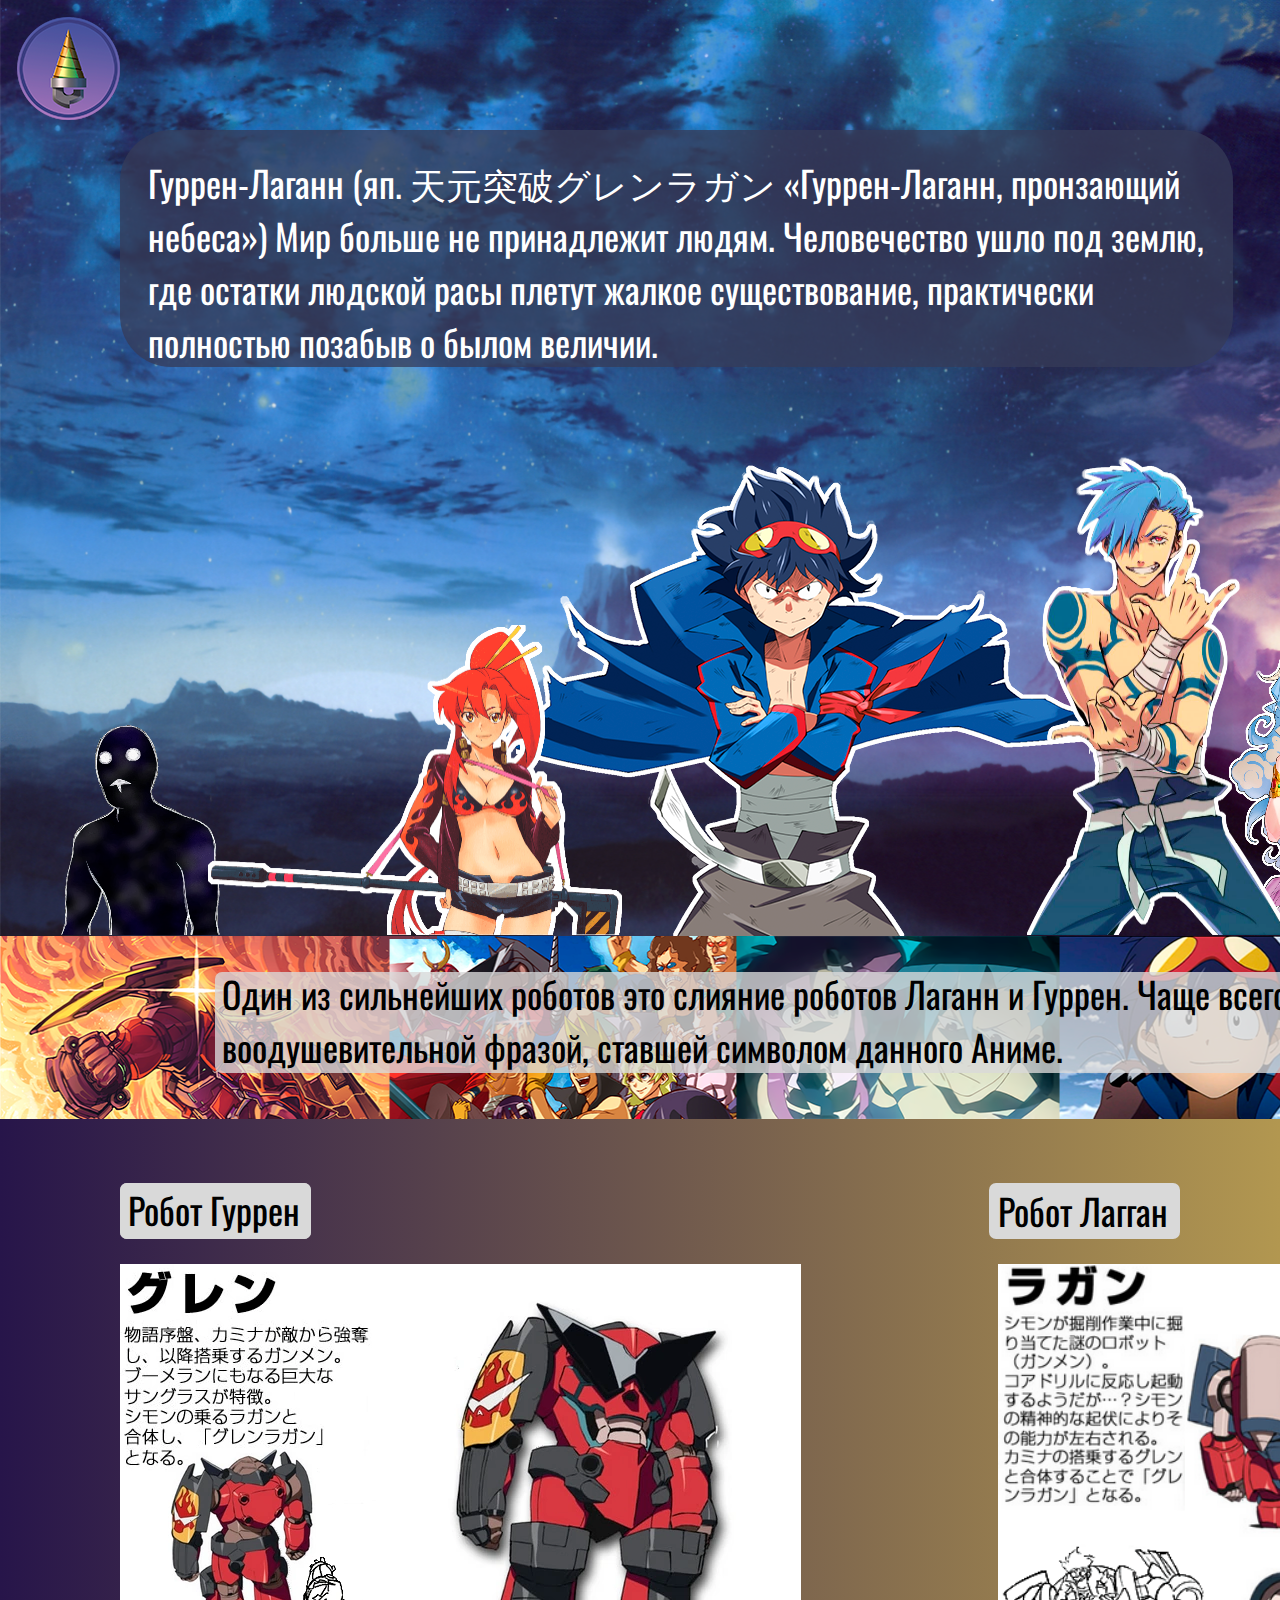
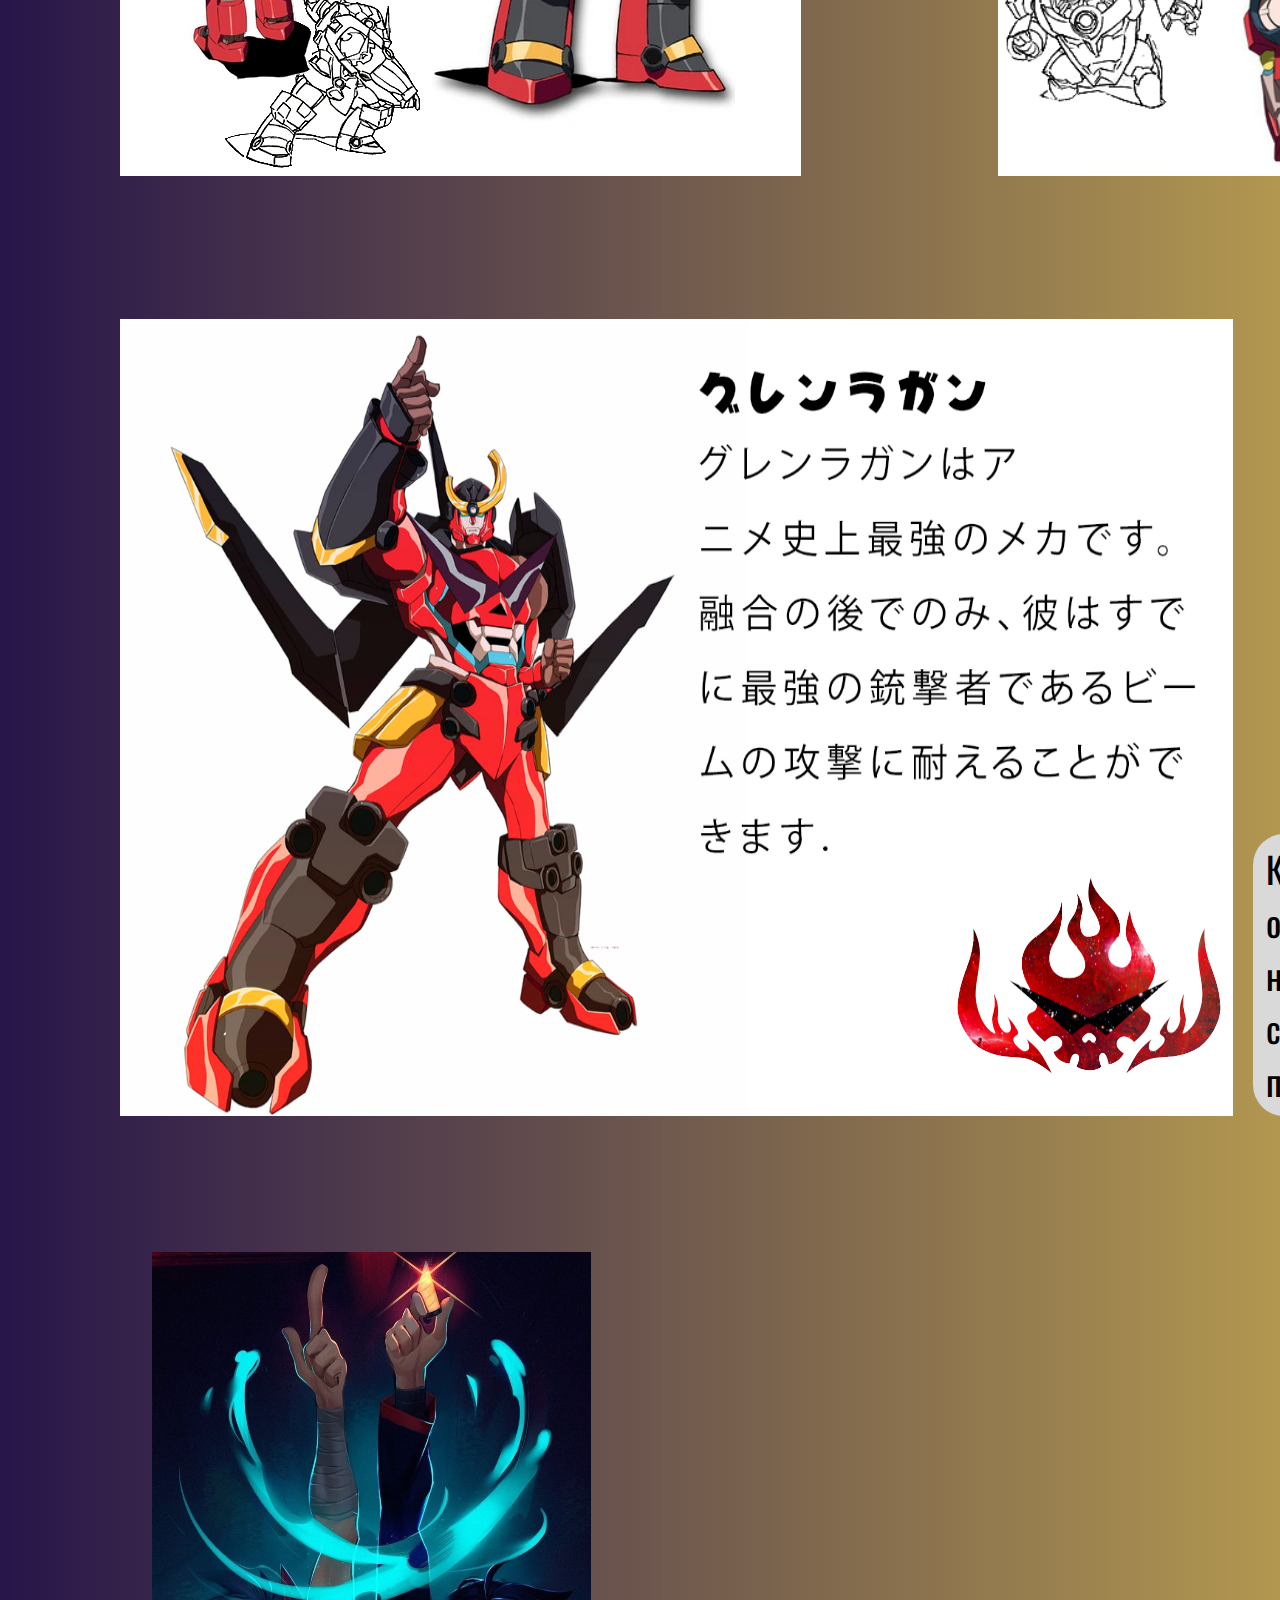
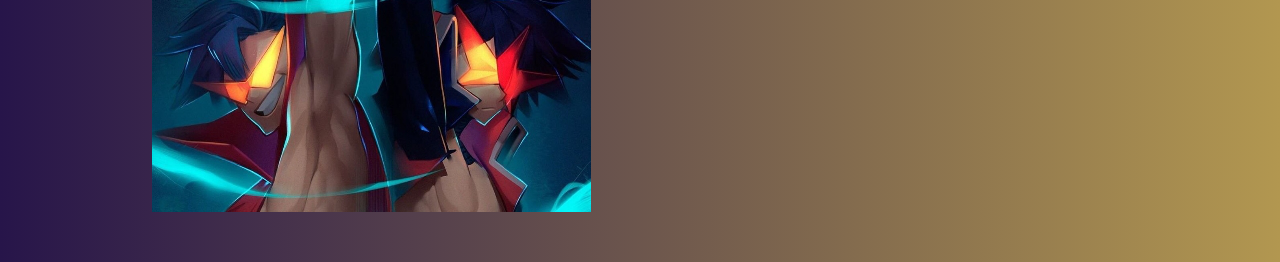
<file: index.html>
<!DOCTYPE html PUBLIC"- //W3C//DTD HTML 4.01 Transitional //EN">
<html>
<head>
    <link rel="stylesheet" href="./css/main.css">
    <meta http-equiv="Content-Type" content="text/html; charset=UTF-8">
    <title>Гуррен-Лагган-Вики</title>
    <link href="https://fonts.googleapis.com/css?family=Oswald&display=swap" rel="stylesheet" />
</head>
<body>
    <span class="rec1Text">
        Гуррен-Лаганн (яп. 天元突破グレンラガン «Гуррен-Лаганн, пронзающий небеса»)
        Мир больше не принадлежит людям.
        Человечество ушло под землю,
        где остатки людской расы плетут жалкое существование,
        практически полностью позабыв о былом величии.
    </span>
    <span class="rec2Text">
        Но два друга,выбравшись на волю, понимают, что мир полон приключений и опасностей, которые они пройдут вместе со своей дружной командой верхом на огромных роботах.
    </span>

    <span class="rec3Text">
        Робот Гуррен
    </span>

    <span class="rec4Text">
        Робот Лагган
    </span>
    <span class="rec5Text">
        Один из сильнейших роботов это слияние роботов Лаганн и Гуррен. Чаще всего их превращение сопровождается воодушевительной фразой, ставшей символом данного Аниме.
    </span>

    <span class="rec6Text">
        Гуррен-Лаганн является сильнейшим мехом за всю историю аниме.Только после слияния он уже способен выдержать атаку лучом Энки Вирала, который является одним из сильнейших ганменов.
    </span>

    <span class="rec7Text">
        Команда Гуррен-Дан - команда, образованная Каминой Дзиха из небольших групп повстанцев для сражения сначала со зверолюдьми, а потом с Антиспиральщиком.
    </span>

    <div class="rec2"></div>
    <div class="rec1"></div>
    <div class="rec3"></div>
    <div class="rec4"></div>
    <div class="rec5"></div>
    <div class="rec6"></div>
    <div class="rec7"></div>
    <div class="rec8"></div>

    <div class="v1_fone"></div>
    <div class="fone_2"></div>
    <div class="Gurren"></div>
    <div class="lagann"></div>
    <div class="Gurren_Laggan"></div>
    <div class="Gurren_dan"></div>
    <div class="pic_6"></div>

    <div class="v37_bur">
        <a href="index.html"><img src="images/v37_bur_2.png"></a>
    </div>
    <div class="Simon">
        <a href="Simon.html"><img src="images/v11_8_Simon.png"></a>
    </div>
    <div class="Kamina">
        <a href="Kamina.html"><img src="images/v5_6_Kamina.png"></a>
    </div>
    <div class="Yoko">
        <a href="Yoko.html"><img src="images/v12_12_Yoko.png"></a>
    </div>
    <div class="Antispiralshik">
        <a href="AntySpiral.html"><img src="images/v14_18_Antispiralshik.png"></a>
    </div>
    <div class="Nia">
        <a href="Nia.html"><img src="images/v13_14_Nia.png"></a>
    </div>
    <div class="Lorgenom">
        <a href="Lorgenom.html"><img src="images/v14_19_Lorgenom.png"></a>
    </div>
    <div class="row">
        <div class='embed-container'><iframe width="1158" height="652" src="https://www.youtube.com/embed/j_ySZGs6mj0" frameborder="0" allowfullscreen></iframe></div>
    </div>


</body>
</html>
</file>
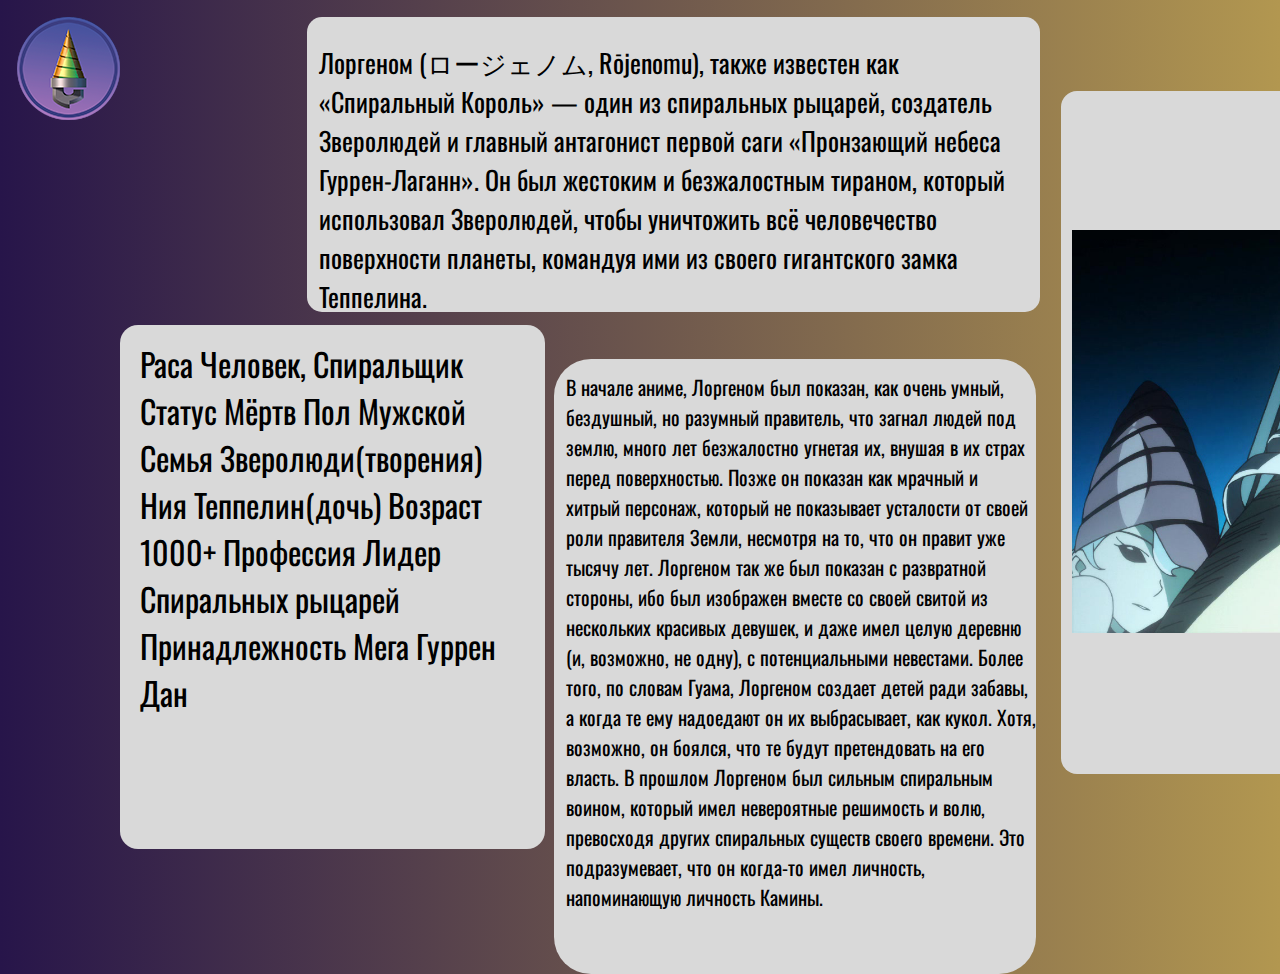
<file: Lorgenom.html>
﻿<!DOCTYPE html PUBLIC"- //W3C//DTD HTML 4.01 Transitional //EN">
<html>
<head>
    <link rel="stylesheet" href="./css/main.css">
    <meta http-equiv="Content-Type" content="text/html; charset=UTF-8">
    <title>LorGenom</title>
    <link href="https://fonts.googleapis.com/css?family=Oswald&display=swap" rel="stylesheet" />

</head>
<body>
    <div class="rec3_2"></div>
    <div class="rec3_1"></div>
    <div class="rec3_3"></div>
    <div class="rec3_4"></div>

    <div class="v14_19_Lorgenom_2"></div>

    <span class="rec11_1Text">
        Лоргеном (ロージェノム, Rōjenomu), также известен как «Спиральный Король» — один из спиральных рыцарей, создатель Зверолюдей и главный антагонист первой саги «Пронзающий небеса Гуррен-Лаганн». Он был жестоким и безжалостным тираном, который использовал Зверолюдей, чтобы уничтожить всё человечество поверхности планеты, командуя ими из своего гигантского замка Теппелина.
    </span>
    <span class="rec11_2Text">
        Раса Человек, Спиральщик
        Статус Мёртв
        Пол Мужской
        Семья Зверолюди(творения)
        Ния Теппелин(дочь)
        Возраст 1000+
        Профессия Лидер Спиральных рыцарей
        Принадлежность
        Мега Гуррен Дан
    </span>
    <span class="rec11_3Text">
        В начале аниме, Лоргеном был показан, как очень умный, бездушный, но разумный правитель, что загнал людей под землю, много лет безжалостно угнетая их, внушая в их страх перед поверхностью. Позже он показан как мрачный и хитрый персонаж, который не показывает усталости от своей роли правителя Земли, несмотря на то, что он правит уже тысячу лет.
        Лоргеном так же был показан с развратной стороны, ибо был изображен вместе со своей свитой из нескольких красивых девушек, и даже имел целую деревню (и, возможно, не одну), с потенциальными невестами. Более того, по словам Гуама, Лоргеном создает детей ради забавы, а когда те ему надоедают он их выбрасывает, как кукол. Хотя, возможно, он боялся, что те будут претендовать на его власть. В прошлом Лоргеном был сильным спиральным воином, который имел невероятные решимость и волю, превосходя других спиральных существ своего времени. Это подразумевает, что он когда-то имел личность, напоминающую личность Камины.
    </span>
    <div class="v37_bur">
        <a href="index.html"><img src="images/v37_bur_2.png"></a>
    </div>
</body>
</html>
</file>
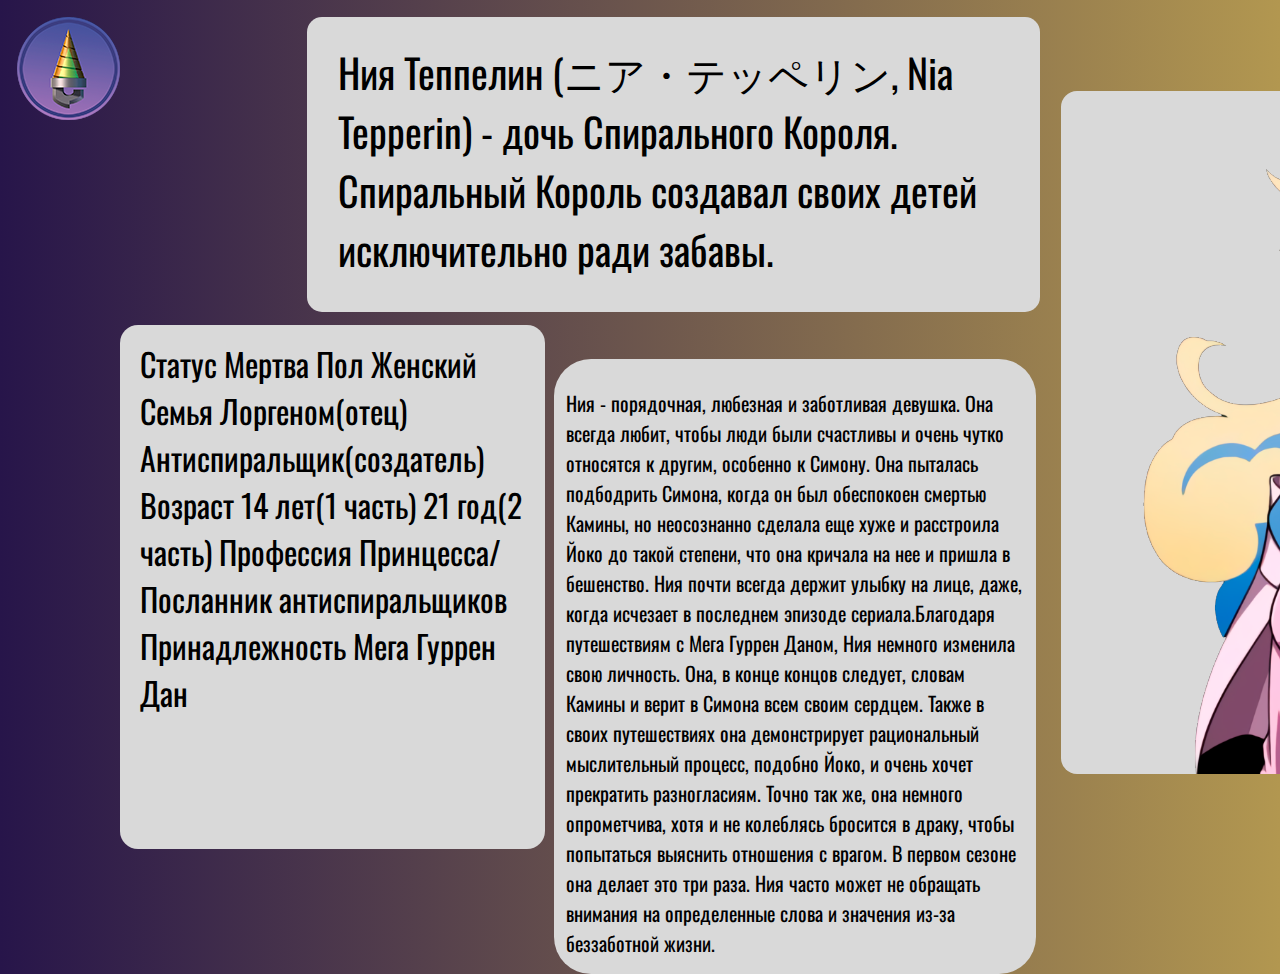
<file: Nia.html>
<!DOCTYPE html PUBLIC"- //W3C//DTD HTML 4.01 Transitional //EN">
<html>
<head>
    <link rel="stylesheet" href="./css/main.css">
    <meta http-equiv="Content-Type" content="text/html; charset=UTF-8">
    <title>Nia</title>
    <link href="https://fonts.googleapis.com/css?family=Oswald&display=swap" rel="stylesheet" />
</head>
<body>
    <div class="rec3_2"></div>
    <div class="rec3_1"></div>
    <div class="rec3_3"></div>
    <div class="rec3_4"></div>

    <div class="Nia_2"></div>

    <span class="rec5_1Text">
        Ния Теппелин (ニア・テッペリン, Nia Tepperin) - дочь Спирального Короля. Спиральный Король создавал своих детей исключительно ради забавы.
    </span>
    <span class="rec5_2Text">
        Статус Мертва
        Пол Женский
        Семья Лоргеном(отец)
        Антиспиральщик(создатель)
        Возраст 14 лет(1 часть)
        21 год(2 часть)
        Профессия Принцесса/Посланник антиспиральщиков
        Принадлежность
        Мега Гуррен Дан

    </span>
    <span class="rec5_3Text">
        Ния - порядочная, любезная и заботливая девушка. Она всегда любит, чтобы люди были счастливы и очень чутко относятся к другим, особенно к Симону. Она пыталась подбодрить Симона, когда он был обеспокоен смертью Камины, но неосознанно сделала еще хуже и расстроила Йоко до такой степени, что она кричала на нее и пришла в бешенство. Ния почти всегда держит улыбку на лице, даже, когда исчезает в последнем эпизоде сериала.Благодаря путешествиям с Мега Гуррен Даном, Ния немного изменила свою личность. Она, в конце концов следует, словам Камины и верит в Симона всем своим сердцем. Также в своих путешествиях она демонстрирует рациональный мыслительный процесс, подобно Йоко, и очень хочет прекратить разногласиям. Точно так же, она немного опрометчива, хотя и не колеблясь бросится в драку, чтобы попытаться выяснить отношения с врагом. В первом сезоне она делает это три раза. Ния часто может не обращать внимания на определенные слова и значения из-за беззаботной жизни.
    </span>
    <div class="v37_bur">
        <a href="index.html"><img src="images/v37_bur_2.png"></a>
    </div>
</body>
</html>
</file>
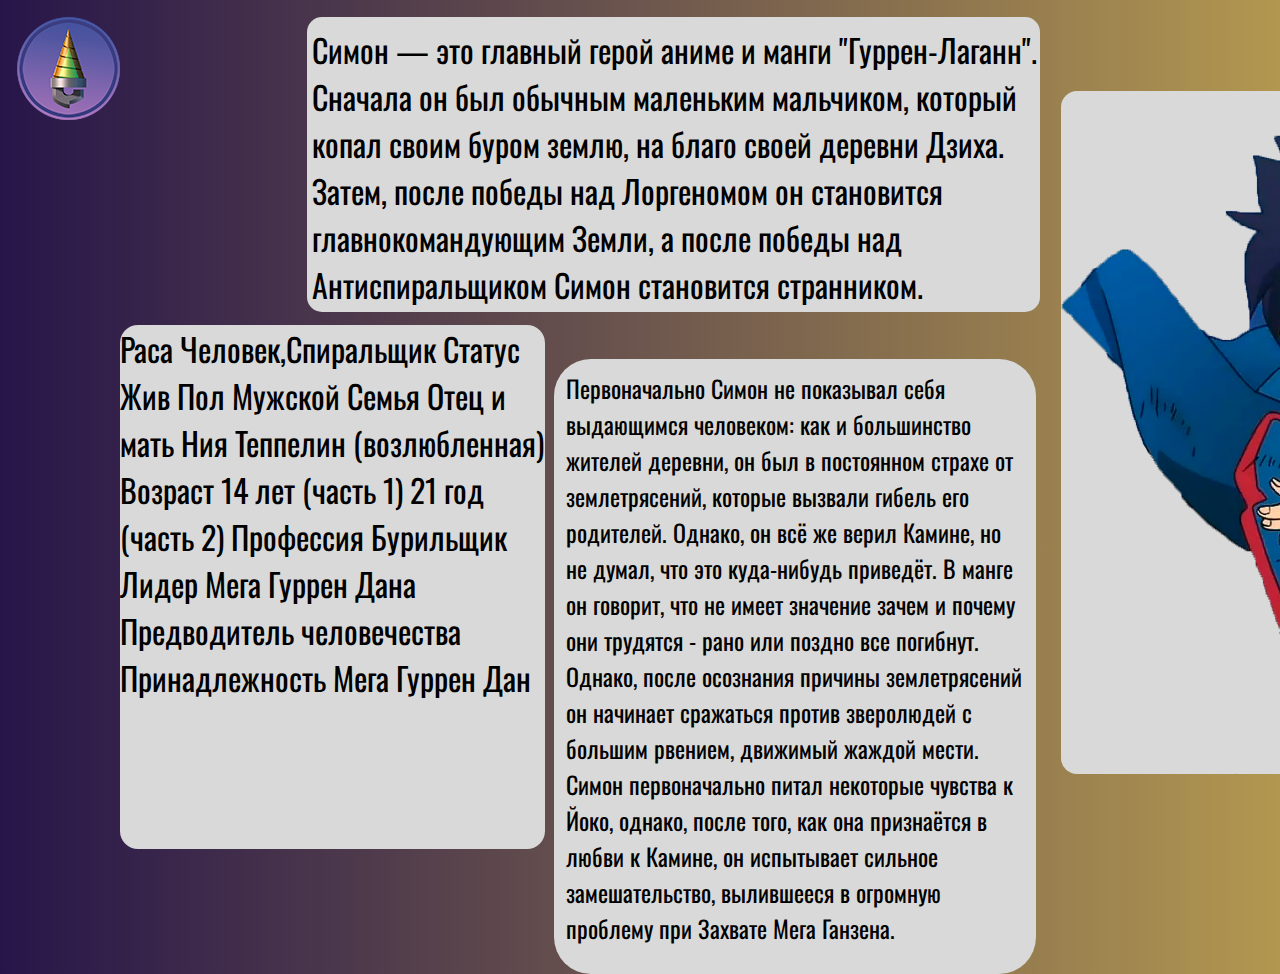
<file: Simon.html>
<!DOCTYPE html PUBLIC"- //W3C//DTD HTML 4.01 Transitional //EN">
<html>
<head>
    <link rel="stylesheet" href="./css/main.css">
    <meta http-equiv="Content-Type" content="text/html; charset=UTF-8">
    <title>Симон</title>
    <link href="https://fonts.googleapis.com/css?family=Oswald&display=swap" rel="stylesheet" />
</head>
<body>
    <div class="rec3_2"></div>
    <div class="rec3_1"></div>
    <div class="rec3_3"></div>
    <div class="rec3_4"></div>

    <div class="Simon_6"></div>

    <span class="rec3_1Text">
        Симон — это главный герой аниме и манги "Гуррен-Лаганн". Сначала он был обычным маленьким мальчиком, который копал своим буром землю, на благо своей деревни Дзиха. Затем, после победы над Лоргеномом он становится главнокомандующим Земли, а после победы над Антиспиральщиком Симон становится странником.
    </span>
    <span class="rec3_2Text">
        Раса Человек,Спиральщик
        Статус Жив
        Пол Мужской
        Семья Отец и мать
        Ния Теппелин (возлюбленная)
        Возраст 14 лет (часть 1)
        21 год (часть 2)
        Профессия Бурильщик
        Лидер Мега Гуррен Дана
        Предводитель человечества
        Принадлежность Мега Гуррен Дан
    </span>
    <span class="rec3_3Text">
        Первоначально Симон не показывал себя выдающимся человеком: как и большинство жителей деревни, он был в постоянном страхе от землетрясений, которые вызвали гибель его родителей. Однако, он всё же верил Камине, но не думал, что это куда-нибудь приведёт. В манге он говорит, что не имеет значение зачем и почему они трудятся - рано или поздно все погибнут. Однако, после осознания причины землетрясений он начинает сражаться против зверолюдей с большим рвением, движимый жаждой мести. Симон первоначально питал некоторые чувства к Йоко, однако, после того, как она признаётся в любви к Камине, он испытывает сильное замешательство, вылившееся в огромную проблему при Захвате Мега Ганзена.
    </span>
    <div class="v37_bur">
        <a href="index.html"><img src="images/v37_bur_2.png"></a>
    </div>
</body>
</html>
</file>
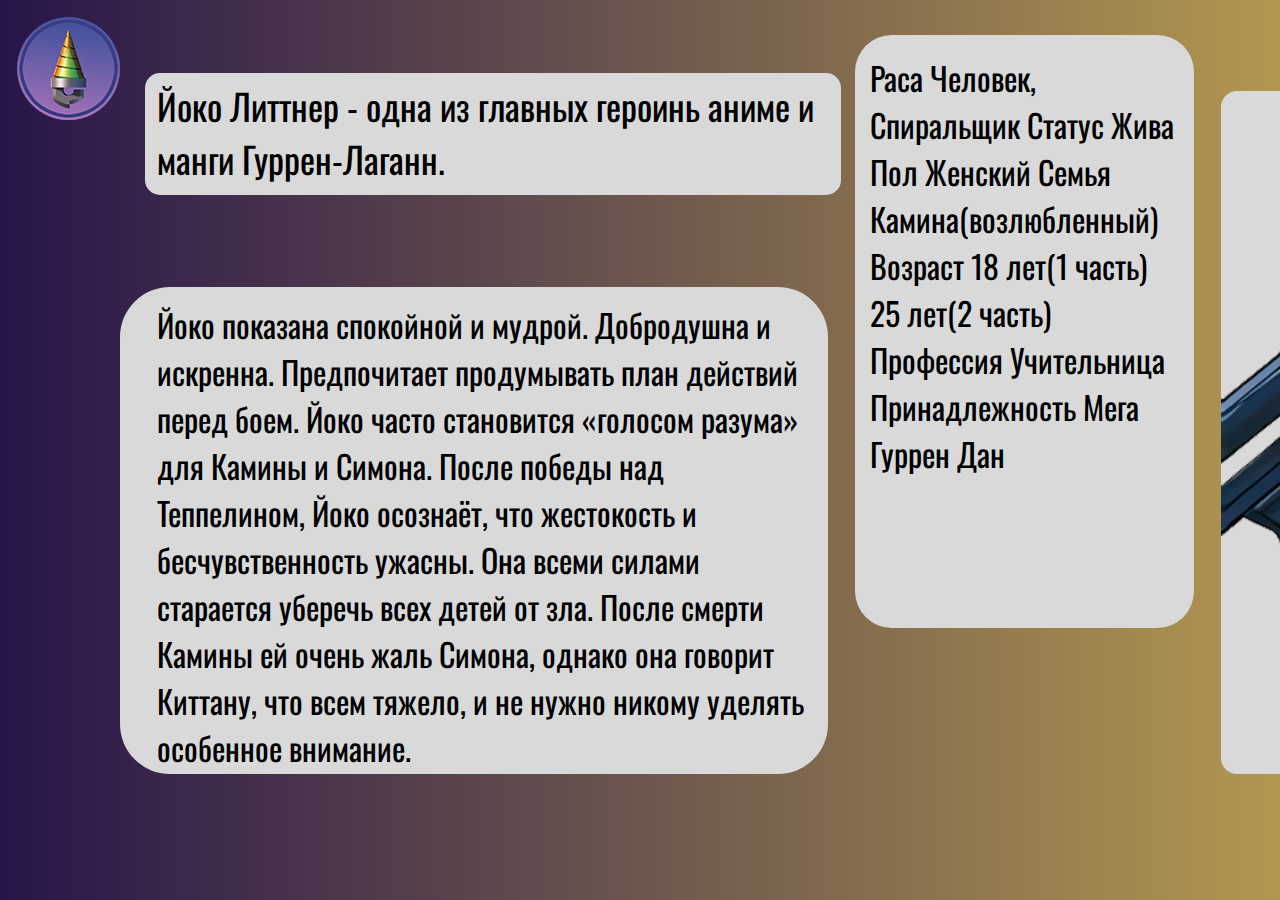
<file: Yoko.html>
<!DOCTYPE html PUBLIC"- //W3C//DTD HTML 4.01 Transitional //EN">
<html>
<head>
    <link rel="stylesheet" href="./css/main.css">
    <meta http-equiv="Content-Type" content="text/html; charset=UTF-8">
    <title>Йоко</title>
    <link href="https://fonts.googleapis.com/css?family=Oswald&display=swap" rel="stylesheet" />
</head>
<body>
    <div class="rec4_2"></div>
    <div class="rec4_1"></div>
    <div class="rec4_3"></div>
    <div class="rec4_4"></div>

    <div class="yoko_2"></div>

    <span class="rec4_1Text">
        Йоко Литтнер - одна из главных героинь аниме и манги Гуррен-Лаганн.
    </span>
    <span class="rec4_2Text">
        Йоко показана спокойной и мудрой. Добродушна и искренна. Предпочитает продумывать план действий перед боем. Йоко часто становится «голосом разума» для Камины и Симона.
        После победы над Теппелином, Йоко осознаёт, что жестокость и бесчувственность ужасны. Она всеми силами старается уберечь всех детей от зла. После смерти Камины ей очень жаль Симона, однако она говорит Киттану, что всем тяжело, и не нужно никому уделять особенное внимание.
    </span>
    <span class="rec4_3Text">
        Раса Человек, Спиральщик
        Статус Жива
        Пол Женский
        Семья Камина(возлюбленный)
        Возраст
        18 лет(1 часть)
        25 лет(2 часть)
        Профессия Учительница
        Принадлежность Мега Гуррен Дан

    </span>
    <div class="v37_bur">
        <a href="index.html"><img src="images/v37_bur_2.png"></a>
    </div>
</body>
</html>
</file>
<file: css/main.css>
body {
    font-size: 14px;
    background: linear-gradient(to right, #27154a, #B29750);
    height: 80%;
    font-family: 'Oswald';
}

.rec1 {
    position: absolute;
    width: 457px;
    height: 375px;
    left: 1395px;
    top: 41px;
    background: rgba(54, 59, 88, 0.76);
    border-radius: 61px;
    z-index: 4;
}

.rec2 {
    position: absolute;
    width: 1113px;
    height: 237px;
    left: 120px;
    top: 130px;
    background: rgba(54, 59, 88, 0.76);
    border-radius: 51px;
    z-index: 4;
}

.rec3 {
    position: absolute;
    width: 191px;
    height: 56px;
    left: 120px;
    top: 1183px;
    background: #D9D9D9;
    border-radius: 7px;
    z-index: 2;
}
.rec4 {
    position: absolute;
    width: 191px;
    height: 56px;
    left: 120px;
    top: 1183px;
    background: #D9D9D9;
    border-radius: 7px;
    z-index: 2;
}
.rec5 {
    position: absolute;
    width: 191px;
    height: 56px;
    left: 989px;
    top: 1183px;
    background: #D9D9D9;
    border-radius: 7px;
    z-index: 2;
}
.rec6 {
    position: absolute;
    width: 1544px;
    height: 101px;
    left: 215px;
    top: 972px;
    background: rgba(217, 217, 217, 0.79);
    border-radius: 7px;
    z-index: 4;
}

.rec7 {
    position: absolute;
    width: 534px;
    height: 282px;
    left: 1253px;
    top: 2434px;
    background: #D9D9D9;
    border-radius: 31px;
    z-index: 2;
}
.rec8 {
    position: absolute;
    width: 439px;
    height: 511px;
    left: 1354px;
    top: 1919px;
    background: #D9D9D9;
    border-radius: 81px;
    z-index: 2;
}

.rec2_1 {
    position: absolute;
    width: 864px;
    height: 683px;
    left: 936px;
    top: 91px;
    background: #D9D9D9;
    border-radius: 16px;
}
.rec2_2 {
    position: absolute;
    width: 330px;
    height: 348px;
    left: 566px;
    top: 399px;
    background: #D9D9D9;
    border-radius: 37px;
}
.rec2_3 {
    position: absolute;
    width: 405px;
    height: 463px;
    left: 120px;
    top: 328px;
    background: #D9D9D9;
    border-radius: 50px;
}
.rec2_4 {
    position: absolute;
    width: 628px;
    height: 193px;
    left: 200px;
    top: 111px;
    background: #D9D9D9;
    border-radius: 15px;
}


.rec4_1 {
    position: absolute;
    width: 708px;
    height: 487px;
    left: 120px;
    top: 287px;
    background: #D9D9D9;
    border-radius: 50px;
}

.rec4_2 {
    position: absolute;
    width: 339px;
    height: 593px;
    left: 855px;
    top: 35px;
    background: #D9D9D9;
    border-radius: 37px;
}
.rec4_3 {
    position: absolute;
    width: 696px;
    height: 122px;
    left: 145px;
    top: 73px;
    background: #D9D9D9;
    border-radius: 15px;
}

.rec4_4 {
    position: absolute;
    width: 579px;
    height: 683px;
    left: 1221px;
    top: 91px;
    background: #D9D9D9;
    border-radius: 16px;
}

.rec3_1 {
    position: absolute;
    width: 733px;
    height: 295px;
    left: 307px;
    top: 17px;
    background: #D9D9D9;
    border-radius: 15px;
    z-index: 4;
}
.rec3_2 {
    position: absolute;
    width: 739px;
    height: 683px;
    left: 1061px;
    top: 91px;
    background: #D9D9D9;
    border-radius: 16px;
    z-index: 4;
}
.rec3_3 {
    position: absolute;
    width: 482px;
    height: 615px;
    left: 554px;
    top: 359px;
    background: #D9D9D9;
    border-radius: 37px;
    z-index: 4;
}
.rec3_4 {
    position: absolute;
    width: 425px;
    height: 524px;
    left: 120px;
    top: 325px;
    background: #D9D9D9;
    border-radius: 18px;
    z-index: 4;
}

.rec10_1 {
    position: absolute;
    width: 733px;
    height: 295px;
    left: 307px;
    top: 17px;
    background: rgba(30, 18, 57, 0.64);
    border-radius: 15px;
}
.rec10_2 {
    position: absolute;
    width: 425px;
    height: 524px;
    left: 120px;
    top: 325px;
    background: rgba(22, 22, 22, 0.5);
    border-radius: 18px;
}
.rec10_3 {
    position: absolute;
    width: 482px;
    height: 615px;
    left: 554px;
    top: 359px;
    background: rgba(250, 242, 246, 0.8);
    border-radius: 37px;
}
.lagann {
    position: absolute;
    width: 802px;
    height: 512px;
    left: 998px;
    top: 1264px;
    background: url("../images/398337_LzH8PYjZYU_lagann.png");
    z-index: 2;
}
.Kamina_2 {
    position: absolute;
    width: 912px;
    height: 683px;
    left: 888px;
    top: 91px;
    background: url("../images/Kamina_2.png");
    z-index: 3;
}
.Gurren_Laggan {
    position: absolute;
    width: 1113px;
    height: 797px;
    left: 120px;
    top: 1919px;
    background: url("../images/Gurren_Laggan.png");
    z-index: 2;
}
.Gurren {
    position: absolute;
    width: 681px;
    height: 512px;
    left: 120px;
    top: 1264px;
    background: url("../images/Gurren_detail.png");
    z-index: 2;
}
.pic_6{
    position: absolute;
    width: 439px;
    height: 560px;
    left: 152px;
    top: 2852px;
    background: url("../images/pic_6.png");
    z-index: 8;
}
.Gurren_dan {
    position: absolute;
    width: 264px;
    height: 198px;
    left: 957px;
    top: 2476px;
    background: url("../images/Gurren_dan.png");
    z-index: 5;
}
.v1_fone {
    position: absolute;
    width: 100%;
    height: 936px;
    left: 0px;
    top: 0px;
    background: url("../images/v1_fone.png");
    z-index: 2;
}

.Simon_6 {
    position: absolute;
    width: 760px;
    height: 668px;
    left: 1040px;
    top: 106px;
    background: url("../images/Simon_6.png");
    z-index: 10;
}

.yoko_2 {
    position: absolute;
    width: 592px;
    height: 683px;
    left: 1221px;
    top: 91px;
    background: url(../images/yoko_2.png);
    z-index: 10;
}
.Nia_2 {
    position: absolute;
    width: 595px;
    height: 669px;
    left: 1133px;
    top: 105px;
    background: url(../images/Nia_2.png);
    z-index: 10;
}
.v14_19_Lorgenom_2 {
    position: absolute;
    width: 717px;
    height: 403px;
    left: 1072px;
    top: 230px;
    background: url("../images/Lorgenom.png");
    z-index: 10;
}
.AntySpiral {
    position: absolute;
    width: 785px;
    height: 442px;
    left: 1092px;
    top: 515px;
    background: url(../images/AntySpiral.png);
    z-index: 10;
}
.fone_2 {
    position: absolute;
    width: 100%;
    height: 183px;
    left: 0px;
    top: 936px;
    background: url("../images/fone_2.png");
    z-index: 2;
}
.v37_bur {
    position: absolute;
    width: 103px;
    height: 103px;
    left: 17px;
    top: 17px;
    background: url("../images/v37_bur_2.png");
    z-index: 3;
}
.Simon {
    position: absolute;
    width: 574px;
    height: 475px;
    left: 516px;
    top: 461px;
    background: url("../images/v11_8_Simon.png");
    z-index: 5;
}
.Kamina {
    position: absolute;
    width: 330px;
    height: 493px;
    left: 987px;
    top: 442px;
    background: url("../images/v5_6_Kamina.png");
    z-index: 5;
}
.Yoko {
    position: absolute;
    width: 411px;
    height: 310px;
    left: 208px;
    top: 625px;
    background: url("../images/v12_12_Yoko.png");
    z-index: 5;
}
.Antispiralshik {
    position: absolute;
    width: 163px;
    height: 213px;
    left: 59px;
    top: 722px;
    background: url("../images/v14_18_Antispiralshik.png");
    z-index: 4;
}
.Nia {
    position: absolute;
    width: 334px;
    height: 474px;
    left: 1214px;
    top: 461px;
    background: url("../images/v13_14_Nia.png");
    z-index: 4;
}
.Lorgenom {
    position: absolute;
    width: 407px;
    height: 242px;
    left: 1445px;
    top: 694px;
    background: url("../images/v14_19_Lorgenom.png");
    z-index: 4;
}

.rec1Text {
    position: absolute;
    width: 1085px;
    height: 287px;
    left: 148px;
    top: 156px;
    font-family: 'Oswald';
    font-style: normal;
    font-weight: 400;
    font-size: 36px;
    line-height: 53px;
    color: #FFFFFF;
    z-index: 6;
}
.rec2Text {
    position: absolute;
    width: 449px;
    height: 314px;
    left: 1403px;
    top: 69px;
    font-family: 'Oswald';
    font-style: normal;
    font-weight: 400;
    font-size: 36px;
    line-height: 53px;
    color: #FFFFFF;
    z-index: 6;
}
.rec3Text {
    position: absolute;
    width: 176px;
    height: 53px;
    left: 128px;
    top: 1183px;
    font-family: 'Oswald';
    font-style: normal;
    font-weight: 400;
    font-size: 36px;
    line-height: 53px;
    color: #000000;
    z-index: 4;
}
.rec4Text {
    position: absolute;
    width: 173px;
    height: 53px;
    left: 998px;
    top: 1184px;
    font-family: 'Oswald';
    font-style: normal;
    font-weight: 400;
    font-size: 36px;
    line-height: 53px;
    color: #000000;
    z-index: 4;
}
.rec5Text {
    position: absolute;
    width: 1530px;
    height: 106px;
    left: 222px;
    top: 967px;
    font-family: 'Oswald';
    font-style: normal;
    font-weight: 400;
    font-size: 36px;
    line-height: 53px;
    color: #000000;
    z-index: 8;
}
.rec6Text {
    position: absolute;
    width: 361px;
    height: 508px;
    left: 1395px;
    top: 1934px;
    font-family: 'Oswald';
    font-style: normal;
    font-weight: 400;
    font-size: 36px;
    line-height: 53px;
    color: #000000;
    z-index: 8;
}
.rec7Text {
    position: absolute;
    width: 508px;
    height: 260px;
    left: 1266px;
    top: 2442px;
    font-family: 'Oswald';
    font-style: normal;
    font-weight: 400;
    font-size: 36px;
    line-height: 53px;
    z-index: 8;
}
.rec2_1Text {
    position: absolute;
    width: 671px;
    height: 171px;
    left: 213px;
    top: 122px;
    font-family: 'Oswald';
    font-style: normal;
    font-weight: 400;
    font-size: 36px;
    line-height: 53px;
    color: #000000;
}
.rec2_2Text {
    position: absolute;
    width: 368px;
    height: 453px;
    left: 139px;
    top: 355px;
    font-family: 'Oswald';
    font-style: normal;
    font-weight: 400;
    font-size: 32px;
    line-height: 47px;
    color: #000000;
}
.rec2_3Text {
    position: absolute;
    width: 247px;
    height: 331px;
    left: 607px;
    top: 407px;
    font-family: 'Oswald';
    font-style: normal;
    font-weight: 400;
    font-size: 32px;
    line-height: 47px;
    color: #000000;
}

.rec3_1Text {
    position: absolute;
    width: 728px;
    height: 274px;
    left: 312px;
    top: 26px;
    font-family: 'Oswald';
    font-style: normal;
    font-weight: 400;
    font-size: 32px;
    line-height: 47px;
    color: #000000;
    z-index: 6;
}
.rec3_2Text {
    position: absolute;
    width: 425px;
    height: 563px;
    left: 120px;
    top: 325px;
    font-family: 'Oswald';
    font-style: normal;
    font-weight: 400;
    font-size: 32px;
    line-height: 47px;
    color: #000000;
    z-index: 6;
}
.rec3_3Text {
    position: absolute;
    width: 458px;
    height: 593px;
    left: 566px;
    top: 370px;
    font-family: 'Oswald';
    font-style: normal;
    font-weight: 400;
    font-size: 24px;
    line-height: 36px;
    color: #000000;
    z-index: 6;
}

.rec4_1Text {
    position: absolute;
    width: 671px;
    height: 104px;
    left: 157px;
    top: 79px;
    font-family: 'Oswald';
    font-style: normal;
    font-weight: 400;
    font-size: 36px;
    line-height: 53px;
    color: #000000;
}
.rec4_2Text {
    position: absolute;
    width: 651px;
    height: 470px;
    left: 157px;
    top: 301px;
    font-family: 'Oswald';
    font-style: normal;
    font-weight: 400;
    font-size: 32px;
    line-height: 47px;
    color: #000000;
}
.rec4_3Text {
    position: absolute;
    width: 311px;
    height: 561px;
    left: 870px;
    top: 54px;
    font-family: 'Oswald';
    font-style: normal;
    font-weight: 400;
    font-size: 32px;
    line-height: 47px;
    color: #000000;
}

.rec5_1Text {
    position: absolute;
    width: 686px;
    height: 239px;
    left: 338px;
    top: 43px;
    font-family: 'Oswald';
    font-style: normal;
    font-weight: 400;
    font-size: 40px;
    line-height: 59px;
    color: #000000;
    z-index: 6;
}

.rec5_2Text {
    position: absolute;
    width: 385px;
    height: 478px;
    left: 140px;
    top: 340px;
    font-family: 'Oswald';
    font-style: normal;
    font-weight: 400;
    font-size: 32px;
    line-height: 47px;
    color: #000000;
    z-index: 6;
}
.rec5_3Text {
    position: absolute;
    width: 458px;
    height: 571px;
    left: 566px;
    top: 388px;
    font-family: 'Oswald';
    font-style: normal;
    font-weight: 400;
    font-size: 20px;
    line-height: 30px;
    color: #000000;
    z-index: 6;
}
.noize {
    width: 1920px;
    height: 1021px;
    left: 0px;
    top: 0px;
    background: url("../images/noize.gif");
    z-index: 2;
}

.rec6_1Text {
    position: absolute;
    width: 653px;
    height: 239px;
    left: 338px;
    top: 43px;
    font-family: 'Oswald';
    font-style: normal;
    font-weight: 400;
    font-size: 36px;
    line-height: 53px;
    color: #FEEAF2;
    z-index: 6;
}
.rec6_2Text {
    position: absolute;
    width: 385px;
    height: 432px;
    left: 145px;
    top: 366px;
    font-family: 'Oswald';
    font-style: normal;
    font-weight: 400;
    font-size: 32px;
    line-height: 47px;
    color: #F6F2F3;
    z-index: 6;
}
.rec6_3Text {
    position: absolute;
    width: 458px;
    height: 572px;
    left: 568px;
    top: 371px;
    font-family: 'Oswald';
    font-style: normal;
    font-weight: 400;
    font-size: 20px;
    line-height: 30px;
    color: #000000;
    z-index: 6;
}

.rec11_1Text {
    position: absolute;
    width: 717px;
    height: 234px;
    left: 319px;
    top: 43px;
    font-family: 'Oswald';
    font-style: normal;
    font-weight: 400;
    font-size: 26px;
    line-height: 39px;
    color: #000000;
    z-index: 6;
}
.rec11_2Text {
    position: absolute;
    width: 385px;
    height: 478px;
    left: 140px;
    top: 340px;
    font-family: 'Oswald';
    font-style: normal;
    font-weight: 400;
    font-size: 32px;
    line-height: 47px;
    color: #000000;
    z-index: 6;
}
.rec11_3Text {
    position: absolute;
    width: 470px;
    height: 587px;
    left: 566px;
    top: 372px;
    font-family: 'Oswald';
    font-style: normal;
    font-weight: 400;
    font-size: 20px;
    line-height: 30px;
    color: #000000;
    z-index: 6;
}

.row {
    position: absolute;
    left: 642px;
    top: 2806px;
}
.row_2 {
    position: absolute;
    left: 1112px;
    top: 65px;
}
</file>
